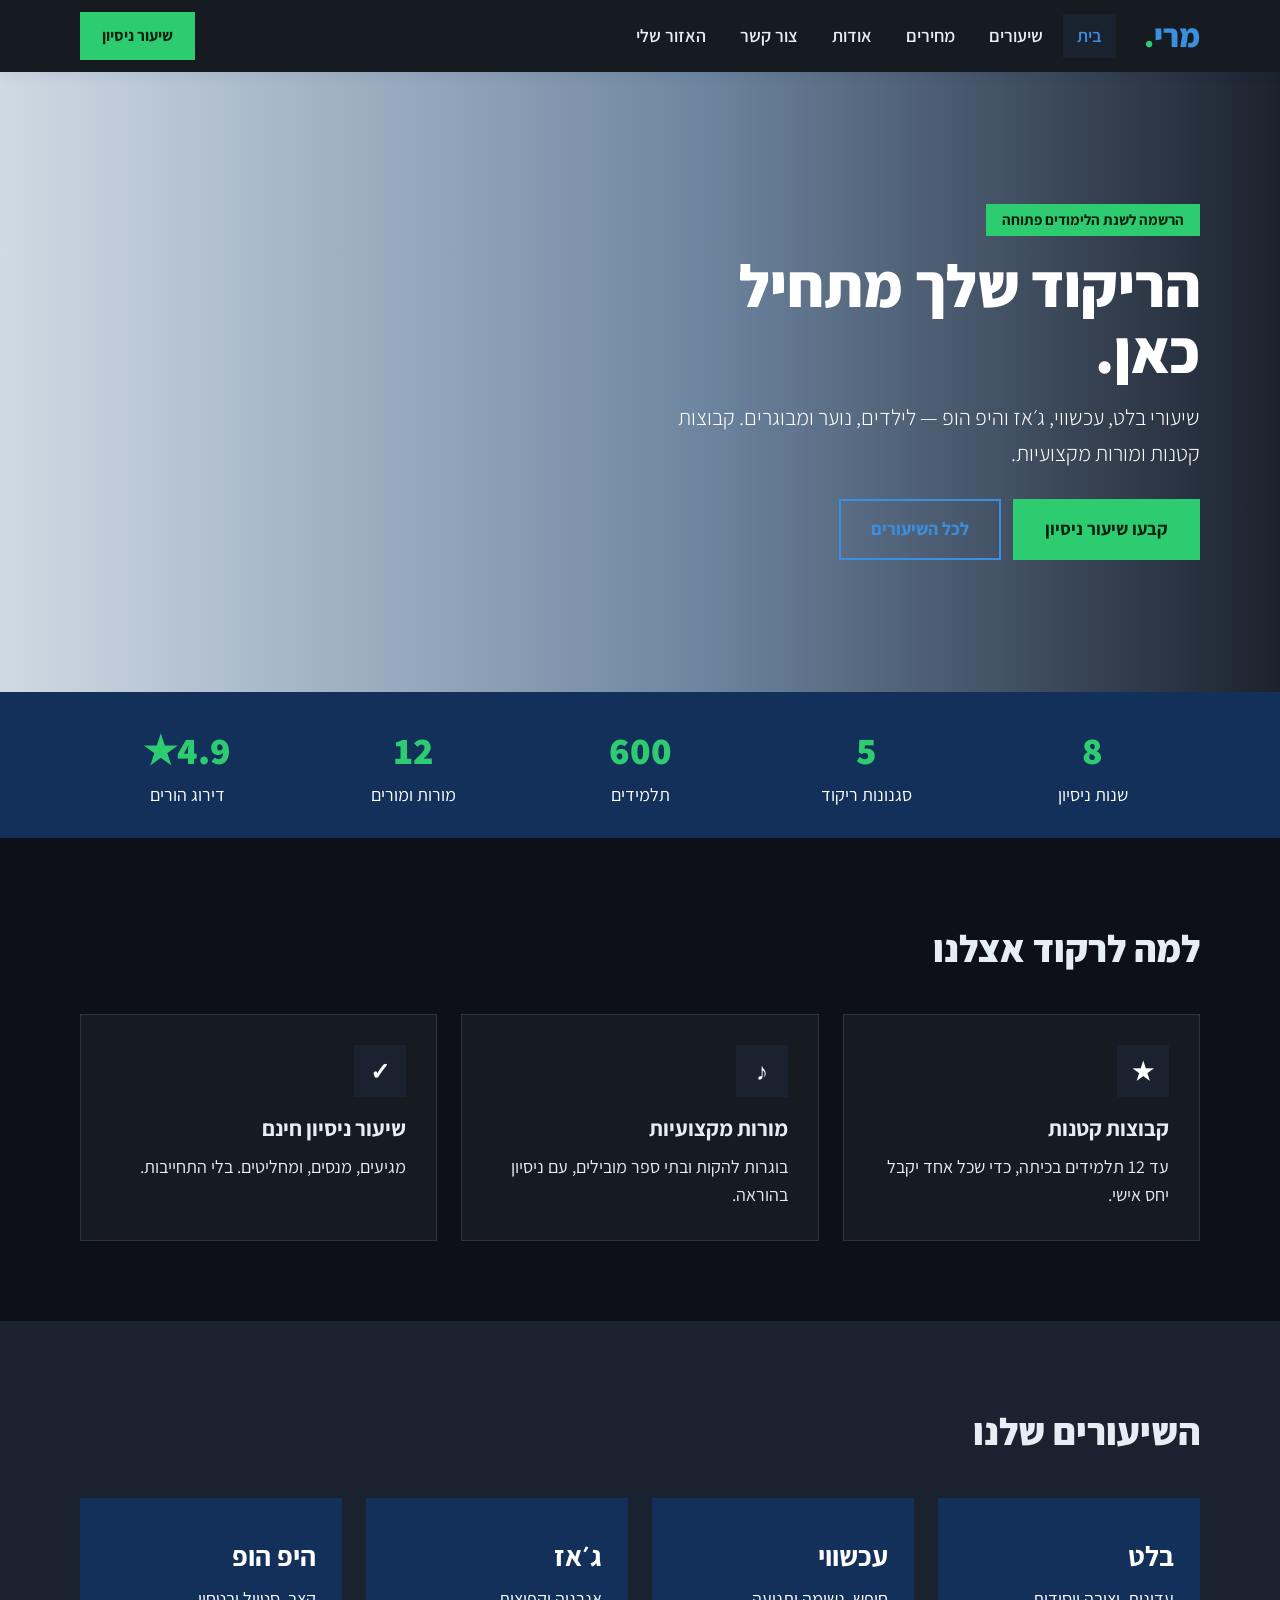
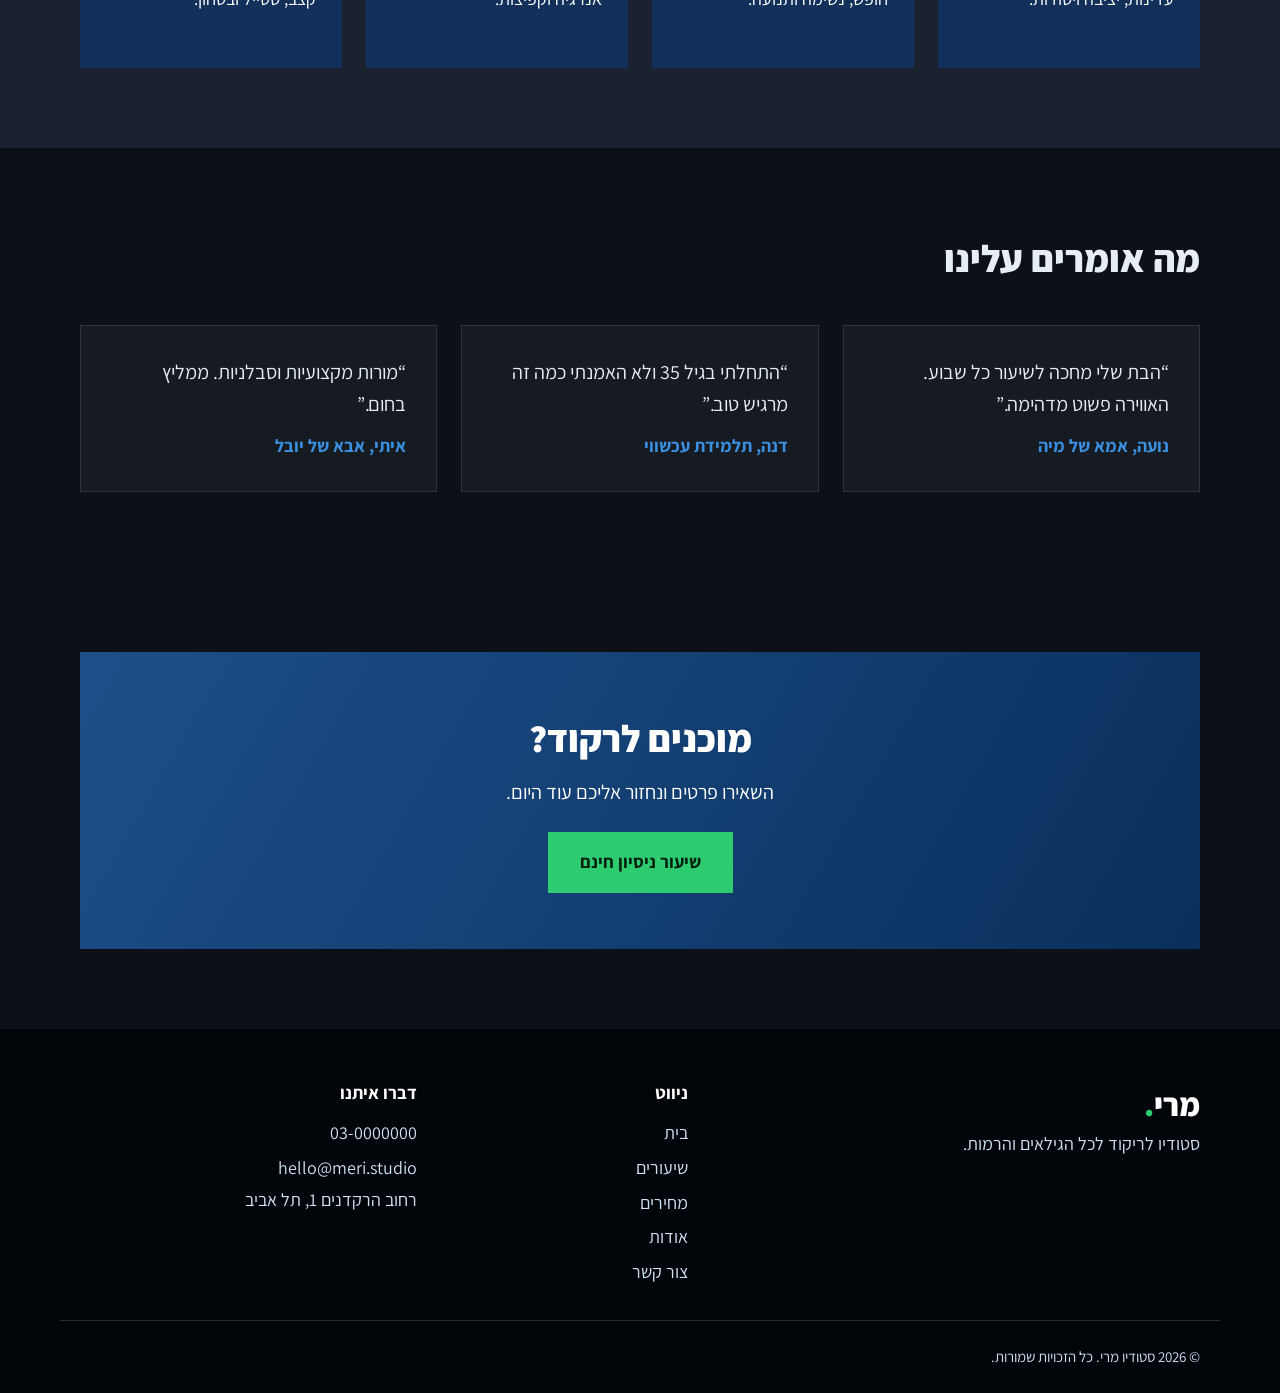
<file: index.html>
<!doctype html>
<html lang="he" dir="rtl">
<head>
<meta charset="utf-8">
<meta name="viewport" content="width=device-width,initial-scale=1">
<title>בית | סטודיו מרי</title>
<meta name="description" content="סטודיו מרי – שיעורי ריקוד לכל הגילאים והרמות.">
<link rel="preconnect" href="https://fonts.googleapis.com">
<link rel="preconnect" href="https://fonts.gstatic.com" crossorigin>
<link href="https://fonts.googleapis.com/css2?family=Assistant:wght@300;400;600;700;800&display=swap" rel="stylesheet">
<link rel="stylesheet" href="style.css">
</head>
<body>
<header class="top">
  <div class="wrap bar">
    <a class="logo" href="index.html">מרי<span>.</span></a>
    <button class="burger" aria-label="תפריט" onclick="document.body.classList.toggle('open')"><i></i><i></i><i></i></button>
    <nav><a href="index.html" class="on">בית</a><a href="classes.html">שיעורים</a><a href="pricing.html">מחירים</a><a href="about.html">אודות</a><a href="contact.html">צור קשר</a><a href="account.html">האזור שלי</a></nav>
    <a class="btn btn-y sm" href="contact.html">שיעור ניסיון</a>
  </div>
</header>
<section class="hero" style="--img:url('https://images.unsplash.com/photo-1611879531844-24b7ddf40b26?ixlib=rb-4.1.0&q=80&fm=jpg&w=1800&fit=max')">
  <div class="wrap hero-in">
    <div class="hero-card">
      <span class="pill">הרשמה לשנת הלימודים פתוחה</span>
      <h1>הריקוד שלך מתחיל כאן.</h1>
      <p>שיעורי בלט, עכשווי, ג׳אז והיפ הופ — לילדים, נוער ומבוגרים. קבוצות קטנות ומורות מקצועיות.</p>
      <div class="cta"><a class="btn btn-y" href="contact.html">קבעו שיעור ניסיון</a><a class="btn btn-o" href="classes.html">לכל השיעורים</a></div>
    </div>
  </div>
</section>
<section class="strip"><div class="wrap strip-in"><div><b>8</b><span>שנות ניסיון</span></div><div><b>5</b><span>סגנונות ריקוד</span></div><div><b>600</b><span>תלמידים</span></div><div><b>12</b><span>מורות ומורים</span></div><div><b>4.9★</b><span>דירוג הורים</span></div></div></section>
<main>

<section class="sec"><div class="wrap">
<h2>למה לרקוד אצלנו</h2>
<div class="grid3">
<div class="card"><div class="ic">★</div><h3>קבוצות קטנות</h3><p>עד 12 תלמידים בכיתה, כדי שכל אחד יקבל יחס אישי.</p></div>
<div class="card"><div class="ic">♪</div><h3>מורות מקצועיות</h3><p>בוגרות להקות ובתי ספר מובילים, עם ניסיון בהוראה.</p></div>
<div class="card"><div class="ic">✓</div><h3>שיעור ניסיון חינם</h3><p>מגיעים, מנסים, ומחליטים. בלי התחייבות.</p></div>
</div></div></section>
<section class="sec alt"><div class="wrap">
<h2>השיעורים שלנו</h2>
<div class="grid4">
<a class="tile" href="classes.html"><h3>בלט</h3><p>עדינות, יציבה ויסודות.</p></a>
<a class="tile" href="classes.html"><h3>עכשווי</h3><p>חופש, נשימה ותנועה.</p></a>
<a class="tile" href="classes.html"><h3>ג׳אז</h3><p>אנרגיה וקפיצות.</p></a>
<a class="tile" href="classes.html"><h3>היפ הופ</h3><p>קצב, סטייל ובטחון.</p></a>
</div></div></section>
<section class="sec"><div class="wrap">
<h2>מה אומרים עלינו</h2>
<div class="grid3">
<div class="card q"><p>“הבת שלי מחכה לשיעור כל שבוע. האווירה פשוט מדהימה.”</p><b>נועה, אמא של מיה</b></div>
<div class="card q"><p>“התחלתי בגיל 35 ולא האמנתי כמה זה מרגיש טוב.”</p><b>דנה, תלמידת עכשווי</b></div>
<div class="card q"><p>“מורות מקצועיות וסבלניות. ממליץ בחום.”</p><b>איתי, אבא של יובל</b></div>
</div></div></section>
<section class="sec"><div class="wrap"><div class="banner"><h2>מוכנים לרקוד?</h2><p>השאירו פרטים ונחזור אליכם עוד היום.</p><a class="btn btn-y" href="contact.html">שיעור ניסיון חינם</a></div></div></section>
</main>
<footer>
  <div class="wrap foot">
    <div><b class="logo">מרי<span>.</span></b><p>סטודיו לריקוד לכל הגילאים והרמות.</p></div>
    <div><h4>ניווט</h4><a href="index.html" class="on">בית</a><a href="classes.html">שיעורים</a><a href="pricing.html">מחירים</a><a href="about.html">אודות</a><a href="contact.html">צור קשר</a></div>
    <div><h4>דברו איתנו</h4><a href="tel:030000000">03-0000000</a><a href="mailto:hello@meri.studio">hello@meri.studio</a><p>רחוב הרקדנים 1, תל אביב</p></div>
  </div>
  <div class="wrap copy">© 2026 סטודיו מרי. כל הזכויות שמורות.</div>
</footer>
</body>
</html>
</file>
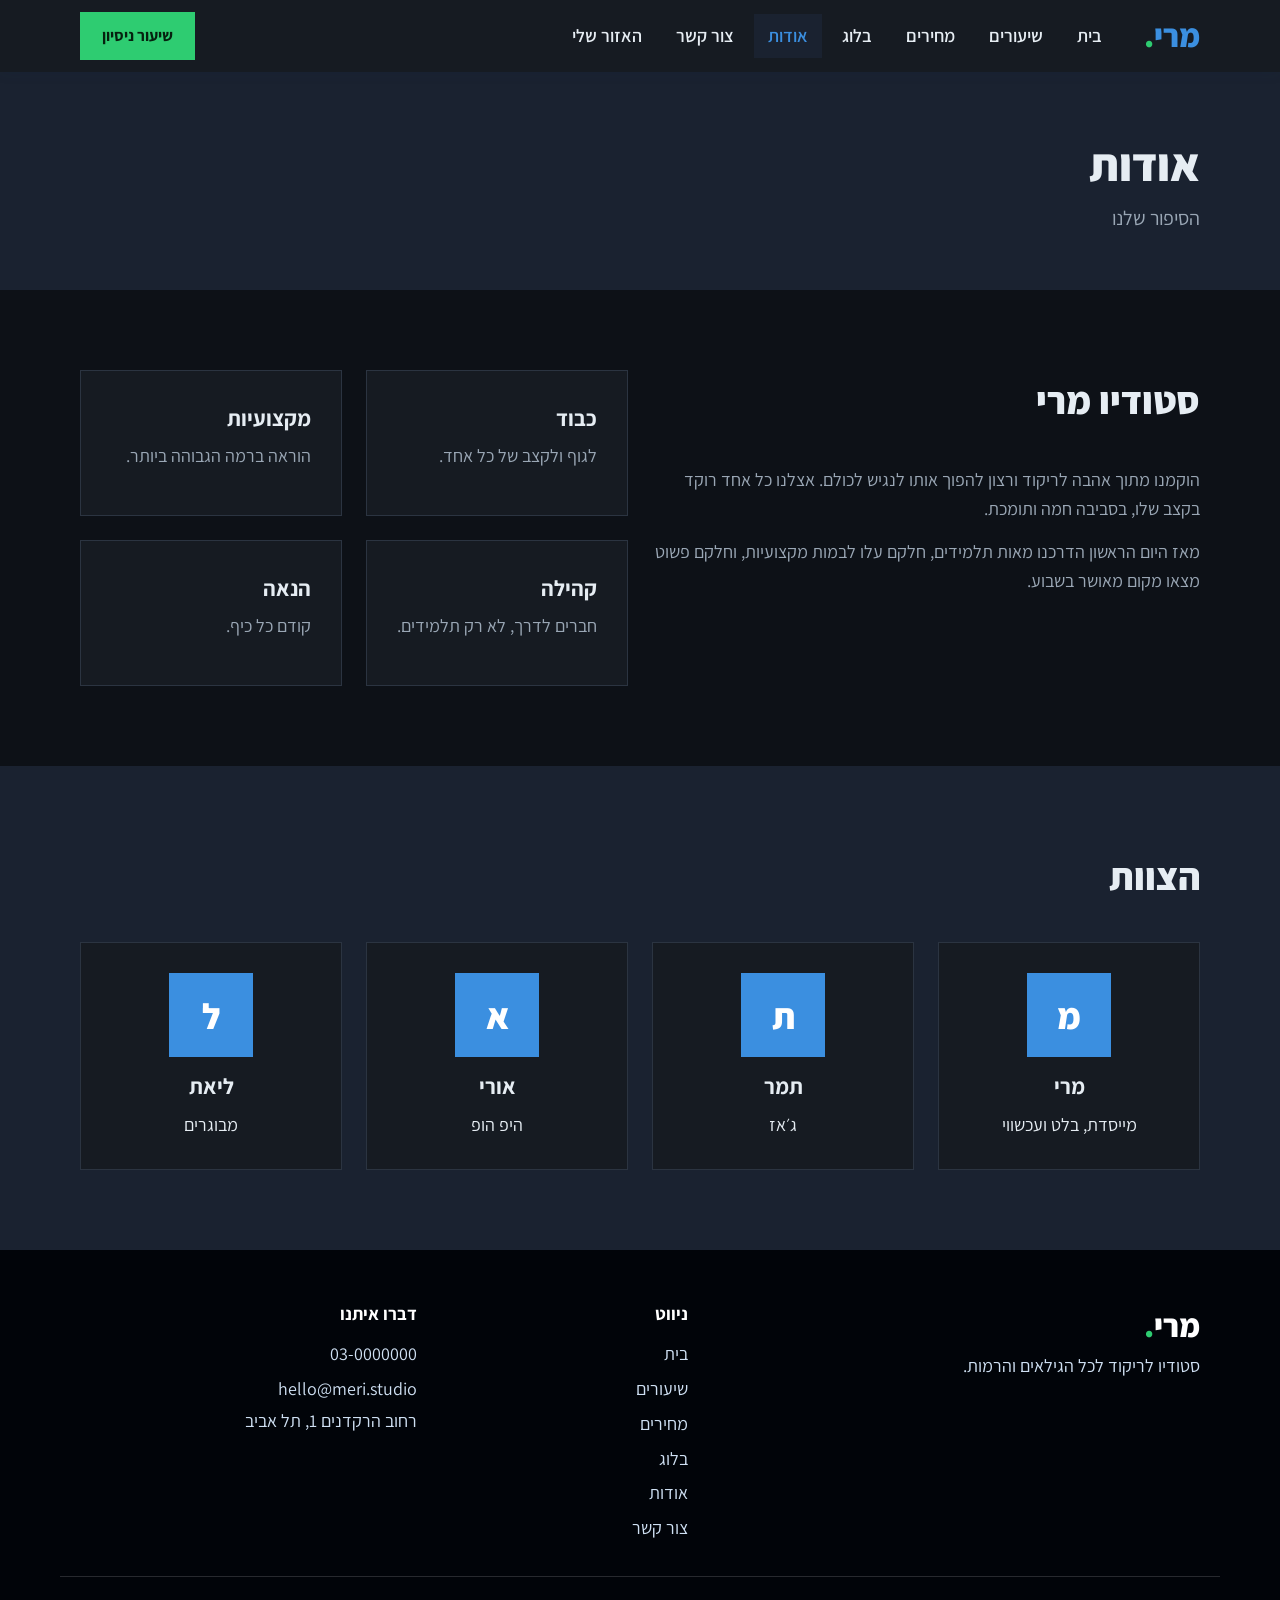
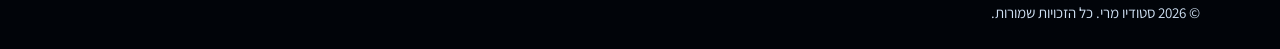
<file: about.html>
<!doctype html>
<html lang="he" dir="rtl">
<head>
<meta charset="utf-8">
<meta name="viewport" content="width=device-width,initial-scale=1">
<title>אודות | סטודיו מרי</title>
<meta name="description" content="סטודיו מרי – שיעורי ריקוד לכל הגילאים והרמות.">
<link rel="preconnect" href="https://fonts.googleapis.com">
<link rel="preconnect" href="https://fonts.gstatic.com" crossorigin>
<link href="https://fonts.googleapis.com/css2?family=Assistant:wght@300;400;600;700;800&display=swap" rel="stylesheet">
<link rel="stylesheet" href="style.css">
</head>
<body>
<header class="top">
  <div class="wrap bar">
    <a class="logo" href="index.html">מרי<span>.</span></a>
    <button class="burger" aria-label="תפריט" onclick="document.body.classList.toggle('open')"><i></i><i></i><i></i></button>
    <nav><a href="index.html">בית</a><a href="classes.html">שיעורים</a><a href="pricing.html">מחירים</a><a href="blog.html">בלוג</a><a href="about.html" class="on">אודות</a><a href="contact.html">צור קשר</a><a href="account.html">האזור שלי</a></nav>
    <a class="btn btn-y sm" href="contact.html">שיעור ניסיון</a>
  </div>
</header>

<main>
<section class="phead"><div class="wrap"><h1>אודות</h1><p>הסיפור שלנו</p></div></section>
<section class="sec"><div class="wrap grid2 ab">
<div><h2>סטודיו מרי</h2><p>הוקמנו מתוך אהבה לריקוד ורצון להפוך אותו לנגיש לכולם. אצלנו כל אחד רוקד בקצב שלו, בסביבה חמה ותומכת.</p><p>מאז היום הראשון הדרכנו מאות תלמידים, חלקם עלו לבמות מקצועיות, וחלקם פשוט מצאו מקום מאושר בשבוע.</p></div>
<div class="grid2 vals">
<div class="card"><h3>כבוד</h3><p>לגוף ולקצב של כל אחד.</p></div>
<div class="card"><h3>מקצועיות</h3><p>הוראה ברמה הגבוהה ביותר.</p></div>
<div class="card"><h3>קהילה</h3><p>חברים לדרך, לא רק תלמידים.</p></div>
<div class="card"><h3>הנאה</h3><p>קודם כל כיף.</p></div>
</div></div></section>
<section class="sec alt"><div class="wrap"><h2>הצוות</h2>
<div class="grid4">
<div class="card team"><div class="av">מ</div><h3>מרי</h3><p>מייסדת, בלט ועכשווי</p></div>
<div class="card team"><div class="av">ת</div><h3>תמר</h3><p>ג׳אז</p></div>
<div class="card team"><div class="av">א</div><h3>אורי</h3><p>היפ הופ</p></div>
<div class="card team"><div class="av">ל</div><h3>ליאת</h3><p>מבוגרים</p></div>
</div></div></section>
</main>
<footer>
  <div class="wrap foot">
    <div><b class="logo">מרי<span>.</span></b><p>סטודיו לריקוד לכל הגילאים והרמות.</p></div>
    <div><h4>ניווט</h4><a href="index.html">בית</a><a href="classes.html">שיעורים</a><a href="pricing.html">מחירים</a><a href="blog.html">בלוג</a><a href="about.html" class="on">אודות</a><a href="contact.html">צור קשר</a></div>
    <div><h4>דברו איתנו</h4><a href="tel:030000000">03-0000000</a><a href="mailto:hello@meri.studio">hello@meri.studio</a><p>רחוב הרקדנים 1, תל אביב</p></div>
  </div>
  <div class="wrap copy">© 2026 סטודיו מרי. כל הזכויות שמורות.</div>
</footer>
</body>
</html>
</file>
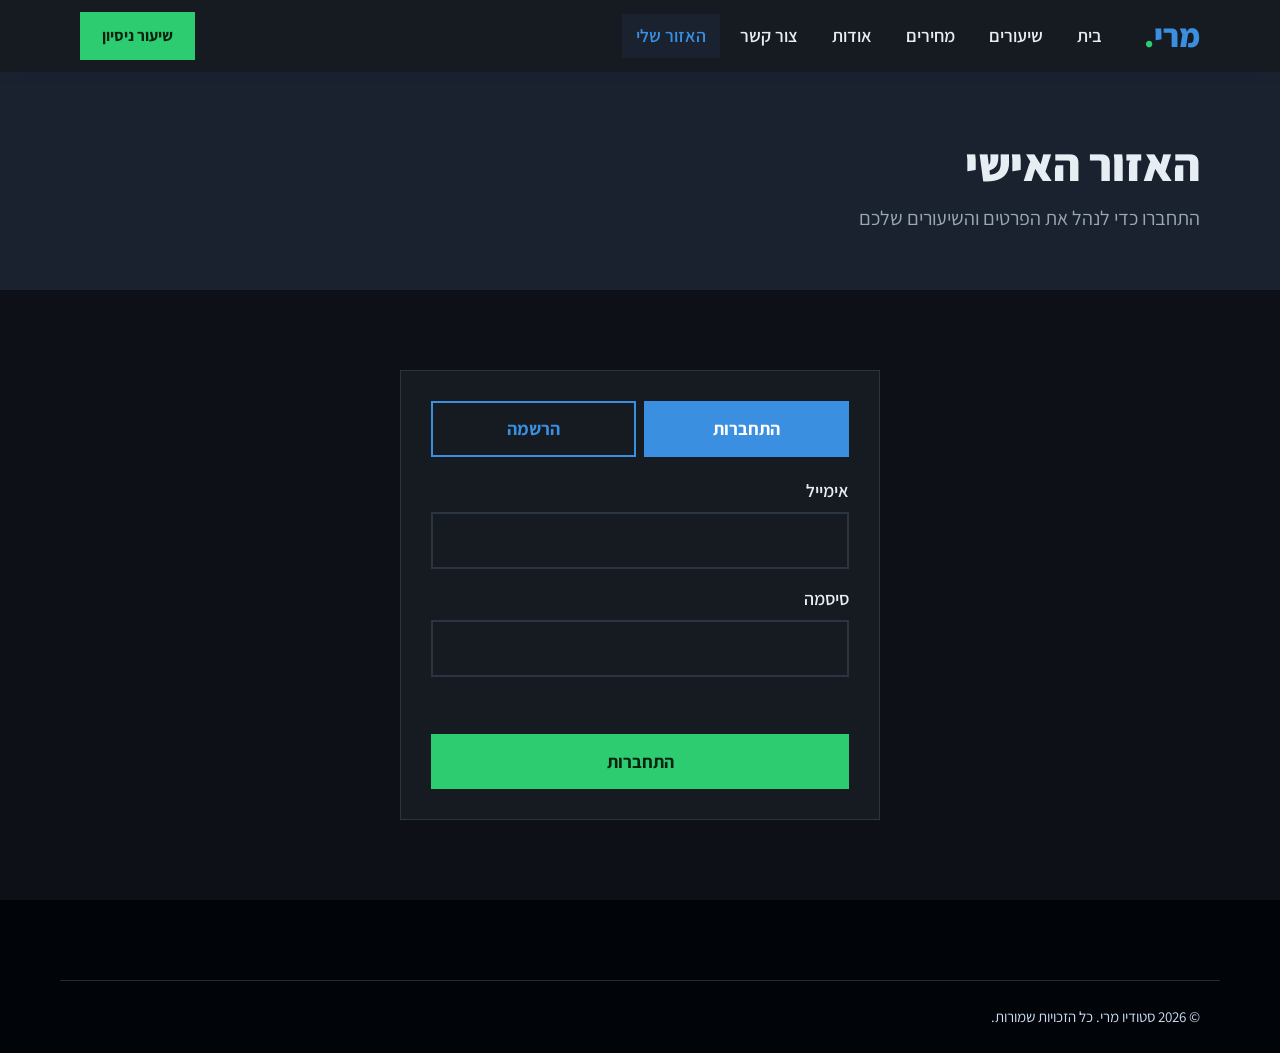
<file: account.html>
<!doctype html>
<html lang="he" dir="rtl">
<head>
<meta charset="utf-8">
<meta name="viewport" content="width=device-width,initial-scale=1">
<title>אזור אישי | סטודיו מרי</title>
<link href="https://fonts.googleapis.com/css2?family=Assistant:wght@300;400;600;700;800&display=swap" rel="stylesheet">
<link rel="stylesheet" href="style.css">
<style>
.auth{max-width:480px;margin:0 auto}
.tabs{display:flex;gap:8px;margin-bottom:20px}
.tabs button{flex:1;padding:12px;border:2px solid var(--blue);background:var(--card);color:var(--blue);border-radius:0;font:inherit;font-weight:700;cursor:pointer}
.tabs button.on{background:var(--blue);color:#fff}
.err{color:#c0262d;font-weight:600;min-height:1.4em}
.item{display:flex;justify-content:space-between;gap:12px;padding:12px 0;border-bottom:1px solid var(--line)}
[hidden]{display:none!important}
</style>
</head>
<body>
<header class="top">
  <div class="wrap bar">
    <a class="logo" href="index.html">מרי<span>.</span></a>
    <button class="burger" aria-label="תפריט" onclick="document.body.classList.toggle('open')"><i></i><i></i><i></i></button>
    <nav><a href="index.html">בית</a><a href="classes.html">שיעורים</a><a href="pricing.html">מחירים</a><a href="about.html">אודות</a><a href="contact.html">צור קשר</a><a href="account.html" class="on">האזור שלי</a></nav>
    <a class="btn btn-y sm" href="contact.html">שיעור ניסיון</a>
  </div>
</header>
<main>
<section class="phead"><div class="wrap"><h1>האזור האישי</h1><p>התחברו כדי לנהל את הפרטים והשיעורים שלכם</p></div></section>
<section class="sec"><div class="wrap">

<div class="auth card" id="guest">
  <div class="tabs"><button class="on" data-t="login">התחברות</button><button data-t="reg">הרשמה</button></div>
  <form class="form" id="login">
    <label>אימייל<input required type="email" name="email" autocomplete="email"></label>
    <label>סיסמה<input required type="password" name="pw" autocomplete="current-password"></label>
    <div class="err"></div>
    <button class="btn btn-y">התחברות</button>
  </form>
  <form class="form" id="reg" hidden>
    <label>שם מלא<input required name="name" autocomplete="name"></label>
    <label>טלפון<input required type="tel" name="phone" autocomplete="tel"></label>
    <label>אימייל<input required type="email" name="email" autocomplete="email"></label>
    <label>סיסמה (לפחות 6 תווים)<input required minlength="6" type="password" name="pw" autocomplete="new-password"></label>
    <div class="err"></div>
    <button class="btn btn-y">יצירת חשבון</button>
  </form>
</div>

<div id="user" hidden>
  <div class="grid2">
    <div class="card"><div class="av" id="av"></div><h3 id="hi" style="text-align:center"></h3>
      <p id="meta" style="text-align:center;color:var(--mute)"></p>
      <p style="text-align:center;margin-top:16px"><button class="btn btn-o sm" id="out">התנתקות</button></p></div>
    <div class="card"><h3>השיעורים שלי</h3>
      <form class="form" id="add" style="grid-template-columns:1fr auto;align-items:end">
        <label>הוסיפו שיעור<select name="c"><option>בלט</option><option>עכשווי</option><option>ג׳אז</option><option>היפ הופ</option><option>מבוגרים</option></select></label>
        <button class="btn btn-y sm">הוספה</button>
      </form>
      <div id="list"></div></div>
  </div>
</div>

</div></section>
</main>
<footer><div class="wrap copy">© 2026 סטודיו מרי. כל הזכויות שמורות.</div></footer>
<script>
const $=s=>document.querySelector(s);
const get=k=>{try{return JSON.parse(localStorage.getItem(k))}catch(e){return null}};
const set=(k,v)=>localStorage.setItem(k,JSON.stringify(v));
const users=()=>get('meri_users')||{};
function show(){
  const e=localStorage.getItem('meri_cur'),u=e&&users()[e];
  $('#guest').hidden=!!u;$('#user').hidden=!u;
  if(!u)return;
  $('#av').textContent=u.name[0];$('#hi').textContent='שלום, '+u.name;
  $('#meta').textContent=u.email+' · '+u.phone;
  $('#list').innerHTML=u.classes.length?u.classes.map((c,i)=>`<div class="item"><span>${c}</span><a href="#" data-i="${i}">הסרה</a></div>`).join(''):'<p style="color:var(--mute)">עדיין לא נרשמתם לשיעורים.</p>';
}
document.querySelectorAll('.tabs button').forEach(b=>b.onclick=()=>{
  document.querySelectorAll('.tabs button').forEach(x=>x.classList.toggle('on',x===b));
  $('#login').hidden=b.dataset.t!=='login';$('#reg').hidden=b.dataset.t!=='reg';
});
$('#reg').onsubmit=e=>{e.preventDefault();const f=new FormData(e.target),m=f.get('email').toLowerCase(),all=users();
  if(all[m]){e.target.querySelector('.err').textContent='האימייל כבר רשום';return}
  all[m]={name:f.get('name'),phone:f.get('phone'),email:m,pw:f.get('pw'),classes:[]};
  set('meri_users',all);localStorage.setItem('meri_cur',m);show()};
$('#login').onsubmit=e=>{e.preventDefault();const f=new FormData(e.target),m=f.get('email').toLowerCase(),u=users()[m];
  if(!u||u.pw!==f.get('pw')){e.target.querySelector('.err').textContent='אימייל או סיסמה שגויים';return}
  localStorage.setItem('meri_cur',m);show()};
$('#out').onclick=()=>{localStorage.removeItem('meri_cur');show()};
$('#add').onsubmit=e=>{e.preventDefault();const all=users(),m=localStorage.getItem('meri_cur'),c=new FormData(e.target).get('c');
  if(!all[m].classes.includes(c))all[m].classes.push(c);set('meri_users',all);show()};
$('#list').onclick=e=>{const i=e.target.dataset.i;if(i==null)return;e.preventDefault();
  const all=users(),m=localStorage.getItem('meri_cur');all[m].classes.splice(i,1);set('meri_users',all);show()};
show();
</script>
</body>
</html>
</file>
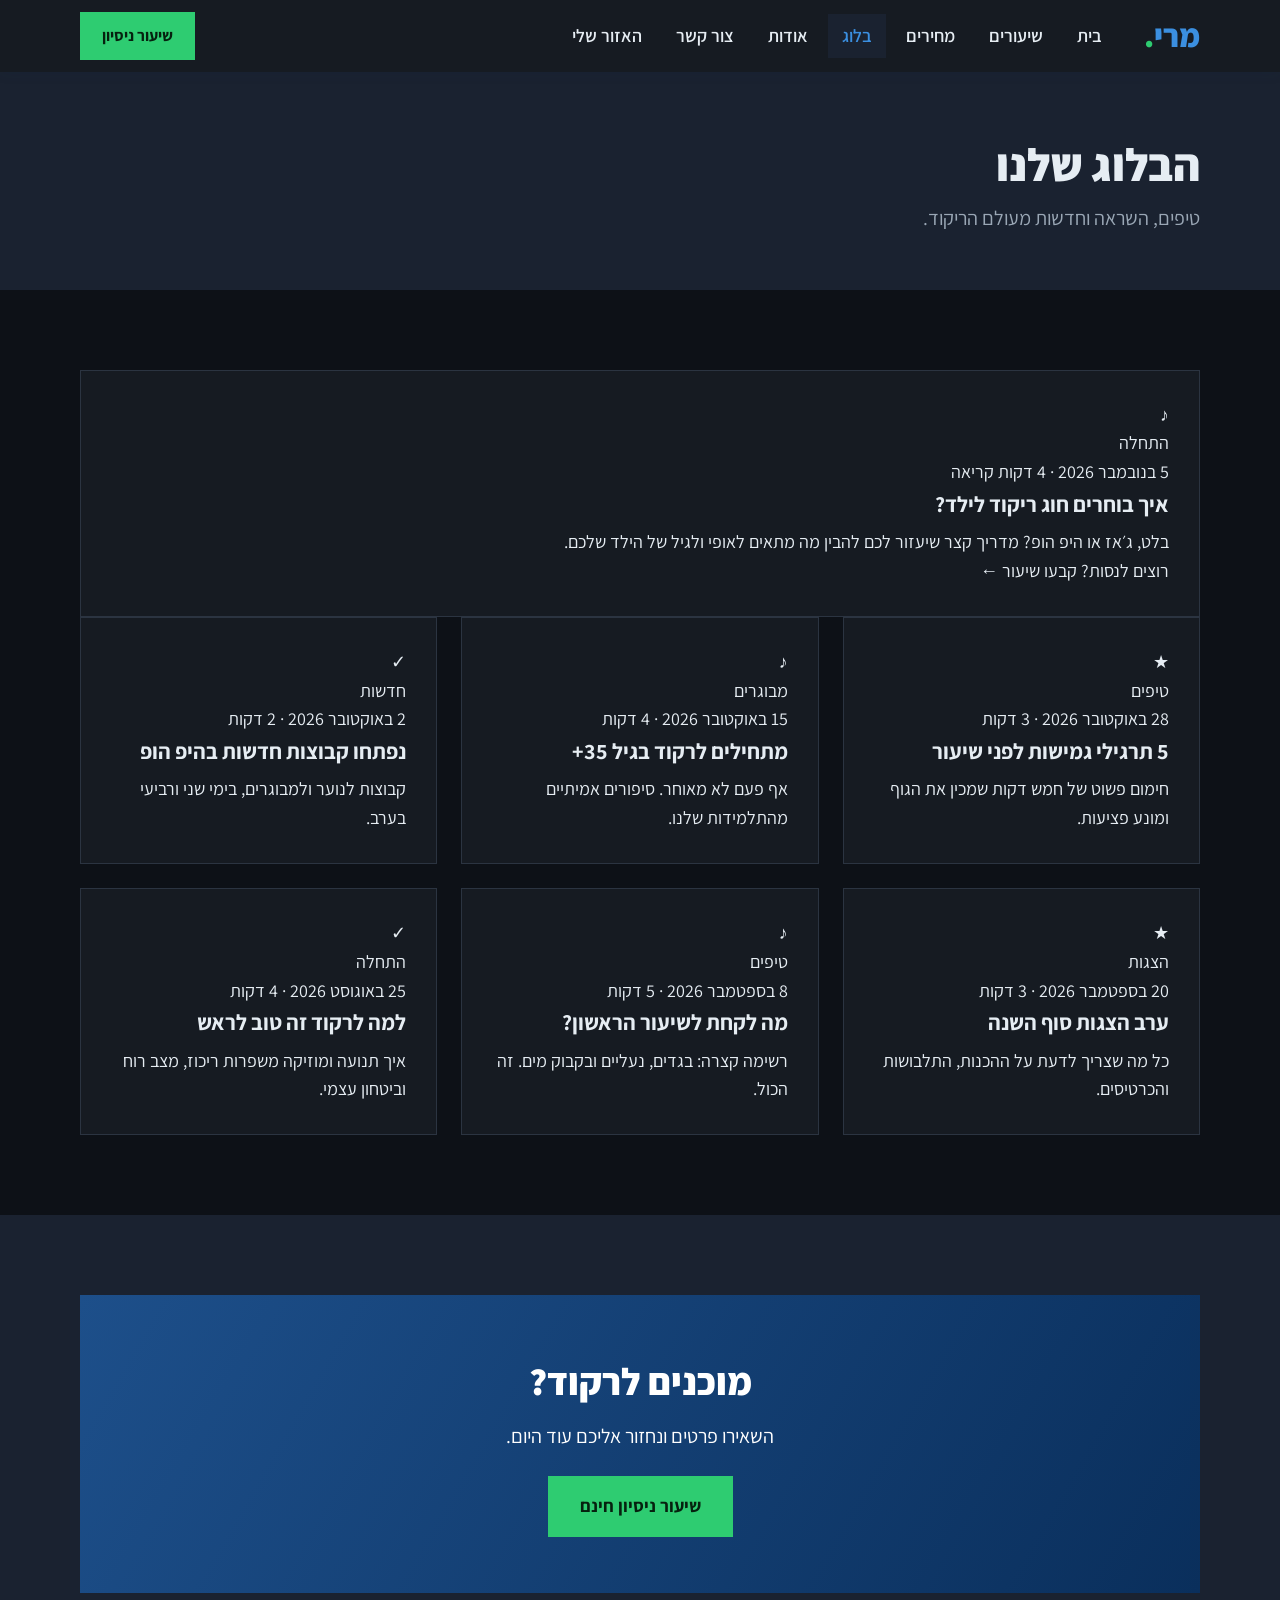
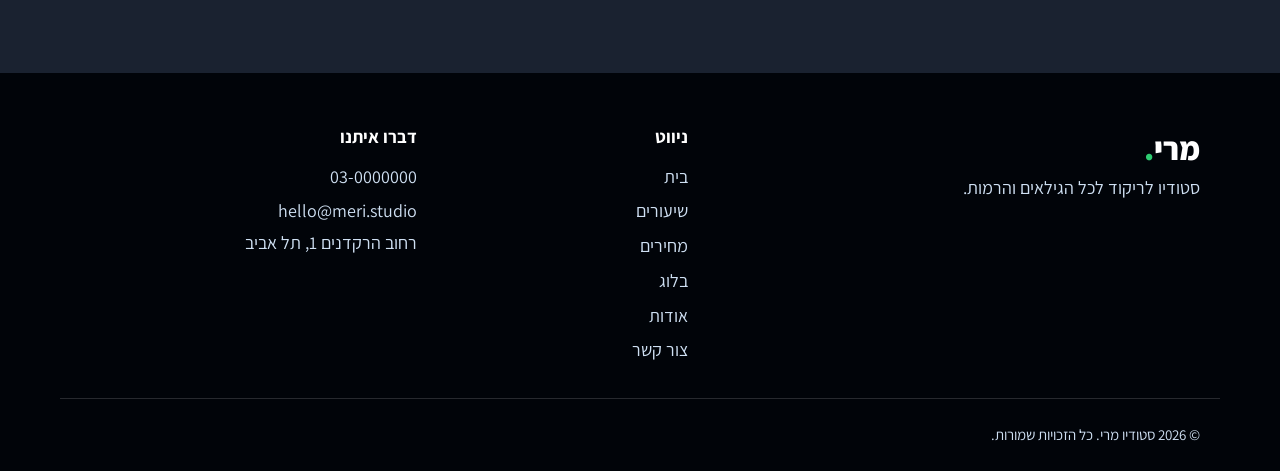
<file: blog.html>
<!doctype html>
<html lang="he" dir="rtl">
<head>
<meta charset="utf-8">
<meta name="viewport" content="width=device-width,initial-scale=1">
<title>בלוג | סטודיו מרי</title>
<meta name="description" content="טיפים, השראה וחדשות מסטודיו מרי – עולם הריקוד לכל הגילאים.">
<link rel="preconnect" href="https://fonts.googleapis.com">
<link rel="preconnect" href="https://fonts.gstatic.com" crossorigin>
<link href="https://fonts.googleapis.com/css2?family=Assistant:wght@300;400;600;700;800&display=swap" rel="stylesheet">
<link rel="stylesheet" href="style.css">
</head>
<body>
<header class="top">
  <div class="wrap bar">
    <a class="logo" href="index.html">מרי<span>.</span></a>
    <button class="burger" aria-label="תפריט" onclick="document.body.classList.toggle('open')"><i></i><i></i><i></i></button>
    <nav><a href="index.html">בית</a><a href="classes.html">שיעורים</a><a href="pricing.html">מחירים</a><a href="blog.html" class="on">בלוג</a><a href="about.html">אודות</a><a href="contact.html">צור קשר</a><a href="account.html">האזור שלי</a></nav>
    <a class="btn btn-y sm" href="contact.html">שיעור ניסיון</a>
  </div>
</header>
<section class="phead"><div class="wrap"><h1>הבלוג שלנו</h1><p>טיפים, השראה וחדשות מעולם הריקוד.</p></div></section>
<main>
<section class="sec"><div class="wrap">

<article class="card feat">
  <div class="post-img">♪</div>
  <div class="post-body">
    <span class="tag">התחלה</span>
    <div class="meta">5 בנובמבר 2026 · 4 דקות קריאה</div>
    <h3>איך בוחרים חוג ריקוד לילד?</h3>
    <p>בלט, ג׳אז או היפ הופ? מדריך קצר שיעזור לכם להבין מה מתאים לאופי ולגיל של הילד שלכם.</p>
    <a class="more" href="contact.html">רוצים לנסות? קבעו שיעור ←</a>
  </div>
</article>

<div class="grid3">
  <article class="card post"><div class="post-img">★</div><div class="post-body">
    <span class="tag">טיפים</span><div class="meta">28 באוקטובר 2026 · 3 דקות</div>
    <h3>5 תרגילי גמישות לפני שיעור</h3><p>חימום פשוט של חמש דקות שמכין את הגוף ומונע פציעות.</p></div></article>
  <article class="card post"><div class="post-img">♪</div><div class="post-body">
    <span class="tag">מבוגרים</span><div class="meta">15 באוקטובר 2026 · 4 דקות</div>
    <h3>מתחילים לרקוד בגיל 35+</h3><p>אף פעם לא מאוחר. סיפורים אמיתיים מהתלמידות שלנו.</p></div></article>
  <article class="card post"><div class="post-img">✓</div><div class="post-body">
    <span class="tag">חדשות</span><div class="meta">2 באוקטובר 2026 · 2 דקות</div>
    <h3>נפתחו קבוצות חדשות בהיפ הופ</h3><p>קבוצות לנוער ולמבוגרים, בימי שני ורביעי בערב.</p></div></article>
  <article class="card post"><div class="post-img">★</div><div class="post-body">
    <span class="tag">הצגות</span><div class="meta">20 בספטמבר 2026 · 3 דקות</div>
    <h3>ערב הצגות סוף השנה</h3><p>כל מה שצריך לדעת על ההכנות, התלבושות והכרטיסים.</p></div></article>
  <article class="card post"><div class="post-img">♪</div><div class="post-body">
    <span class="tag">טיפים</span><div class="meta">8 בספטמבר 2026 · 5 דקות</div>
    <h3>מה לקחת לשיעור הראשון?</h3><p>רשימה קצרה: בגדים, נעליים ובקבוק מים. זה הכול.</p></div></article>
  <article class="card post"><div class="post-img">✓</div><div class="post-body">
    <span class="tag">התחלה</span><div class="meta">25 באוגוסט 2026 · 4 דקות</div>
    <h3>למה לרקוד זה טוב לראש</h3><p>איך תנועה ומוזיקה משפרות ריכוז, מצב רוח וביטחון עצמי.</p></div></article>
</div>

</div></section>
<section class="sec alt"><div class="wrap"><div class="banner"><h2>מוכנים לרקוד?</h2><p>השאירו פרטים ונחזור אליכם עוד היום.</p><a class="btn btn-y" href="contact.html">שיעור ניסיון חינם</a></div></div></section>
</main>
<footer>
  <div class="wrap foot">
    <div><b class="logo">מרי<span>.</span></b><p>סטודיו לריקוד לכל הגילאים והרמות.</p></div>
    <div><h4>ניווט</h4><a href="index.html">בית</a><a href="classes.html">שיעורים</a><a href="pricing.html">מחירים</a><a href="blog.html" class="on">בלוג</a><a href="about.html">אודות</a><a href="contact.html">צור קשר</a></div>
    <div><h4>דברו איתנו</h4><a href="tel:030000000">03-0000000</a><a href="mailto:hello@meri.studio">hello@meri.studio</a><p>רחוב הרקדנים 1, תל אביב</p></div>
  </div>
  <div class="wrap copy">© 2026 סטודיו מרי. כל הזכויות שמורות.</div>
</footer>
</body>
</html>
</file>
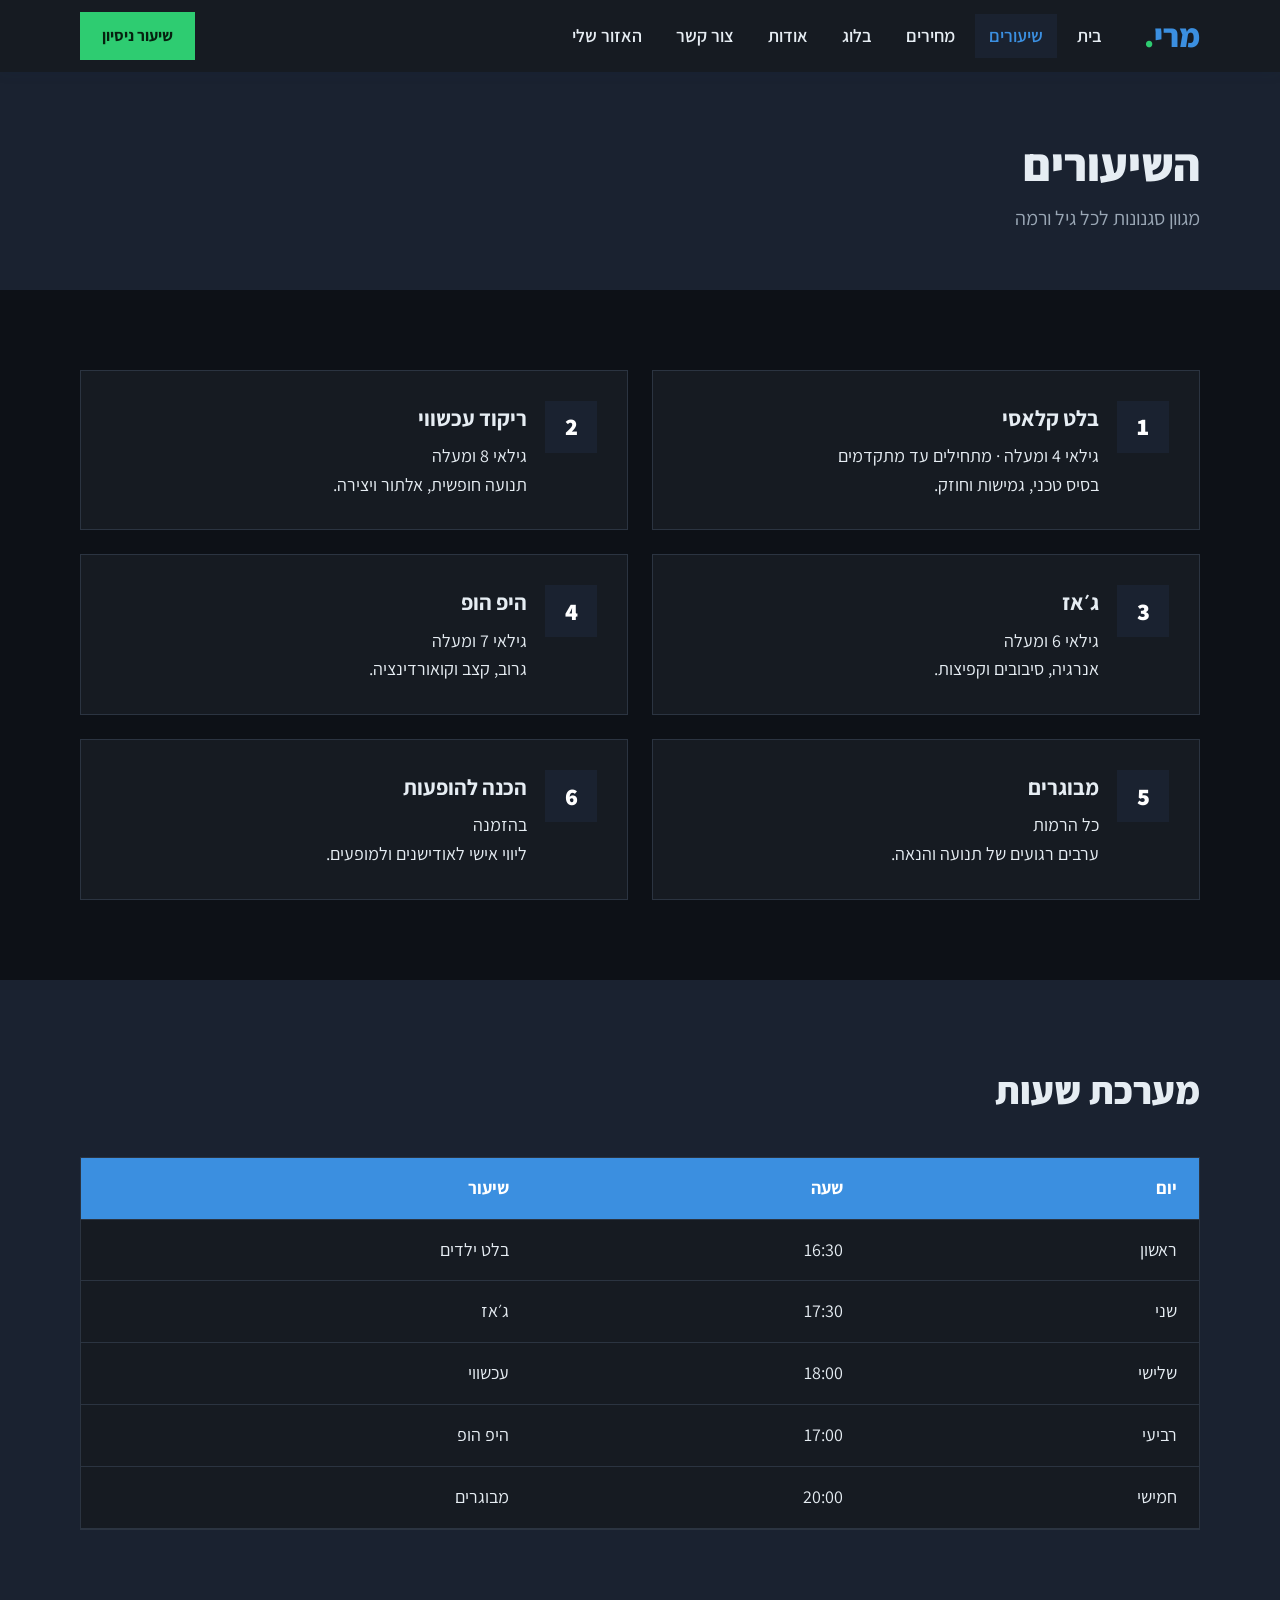
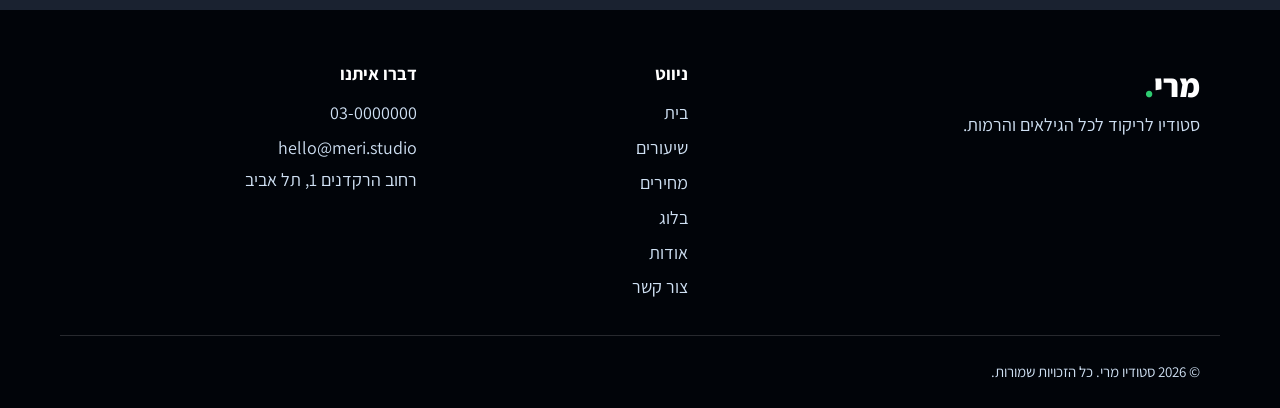
<file: classes.html>
<!doctype html>
<html lang="he" dir="rtl">
<head>
<meta charset="utf-8">
<meta name="viewport" content="width=device-width,initial-scale=1">
<title>שיעורים | סטודיו מרי</title>
<meta name="description" content="סטודיו מרי – שיעורי ריקוד לכל הגילאים והרמות.">
<link rel="preconnect" href="https://fonts.googleapis.com">
<link rel="preconnect" href="https://fonts.gstatic.com" crossorigin>
<link href="https://fonts.googleapis.com/css2?family=Assistant:wght@300;400;600;700;800&display=swap" rel="stylesheet">
<link rel="stylesheet" href="style.css">
</head>
<body>
<header class="top">
  <div class="wrap bar">
    <a class="logo" href="index.html">מרי<span>.</span></a>
    <button class="burger" aria-label="תפריט" onclick="document.body.classList.toggle('open')"><i></i><i></i><i></i></button>
    <nav><a href="index.html">בית</a><a href="classes.html" class="on">שיעורים</a><a href="pricing.html">מחירים</a><a href="blog.html">בלוג</a><a href="about.html">אודות</a><a href="contact.html">צור קשר</a><a href="account.html">האזור שלי</a></nav>
    <a class="btn btn-y sm" href="contact.html">שיעור ניסיון</a>
  </div>
</header>

<main>
<section class="phead"><div class="wrap"><h1>השיעורים</h1><p>מגוון סגנונות לכל גיל ורמה</p></div></section>
<section class="sec"><div class="wrap grid2">
<div class="card row"><div class="ic">1</div><div><h3>בלט קלאסי</h3><p>גילאי 4 ומעלה · מתחילים עד מתקדמים</p><p>בסיס טכני, גמישות וחוזק.</p></div></div>
<div class="card row"><div class="ic">2</div><div><h3>ריקוד עכשווי</h3><p>גילאי 8 ומעלה</p><p>תנועה חופשית, אלתור ויצירה.</p></div></div>
<div class="card row"><div class="ic">3</div><div><h3>ג׳אז</h3><p>גילאי 6 ומעלה</p><p>אנרגיה, סיבובים וקפיצות.</p></div></div>
<div class="card row"><div class="ic">4</div><div><h3>היפ הופ</h3><p>גילאי 7 ומעלה</p><p>גרוב, קצב וקואורדינציה.</p></div></div>
<div class="card row"><div class="ic">5</div><div><h3>מבוגרים</h3><p>כל הרמות</p><p>ערבים רגועים של תנועה והנאה.</p></div></div>
<div class="card row"><div class="ic">6</div><div><h3>הכנה להופעות</h3><p>בהזמנה</p><p>ליווי אישי לאודישנים ולמופעים.</p></div></div>
</div></section>
<section class="sec alt"><div class="wrap">
<h2>מערכת שעות</h2>
<div class="tbl"><table>
<tr><th>יום</th><th>שעה</th><th>שיעור</th></tr>
<tr><td>ראשון</td><td>16:30</td><td>בלט ילדים</td></tr>
<tr><td>שני</td><td>17:30</td><td>ג׳אז</td></tr>
<tr><td>שלישי</td><td>18:00</td><td>עכשווי</td></tr>
<tr><td>רביעי</td><td>17:00</td><td>היפ הופ</td></tr>
<tr><td>חמישי</td><td>20:00</td><td>מבוגרים</td></tr>
</table></div></div></section>
</main>
<footer>
  <div class="wrap foot">
    <div><b class="logo">מרי<span>.</span></b><p>סטודיו לריקוד לכל הגילאים והרמות.</p></div>
    <div><h4>ניווט</h4><a href="index.html">בית</a><a href="classes.html" class="on">שיעורים</a><a href="pricing.html">מחירים</a><a href="blog.html">בלוג</a><a href="about.html">אודות</a><a href="contact.html">צור קשר</a></div>
    <div><h4>דברו איתנו</h4><a href="tel:030000000">03-0000000</a><a href="mailto:hello@meri.studio">hello@meri.studio</a><p>רחוב הרקדנים 1, תל אביב</p></div>
  </div>
  <div class="wrap copy">© 2026 סטודיו מרי. כל הזכויות שמורות.</div>
</footer>
</body>
</html>
</file>
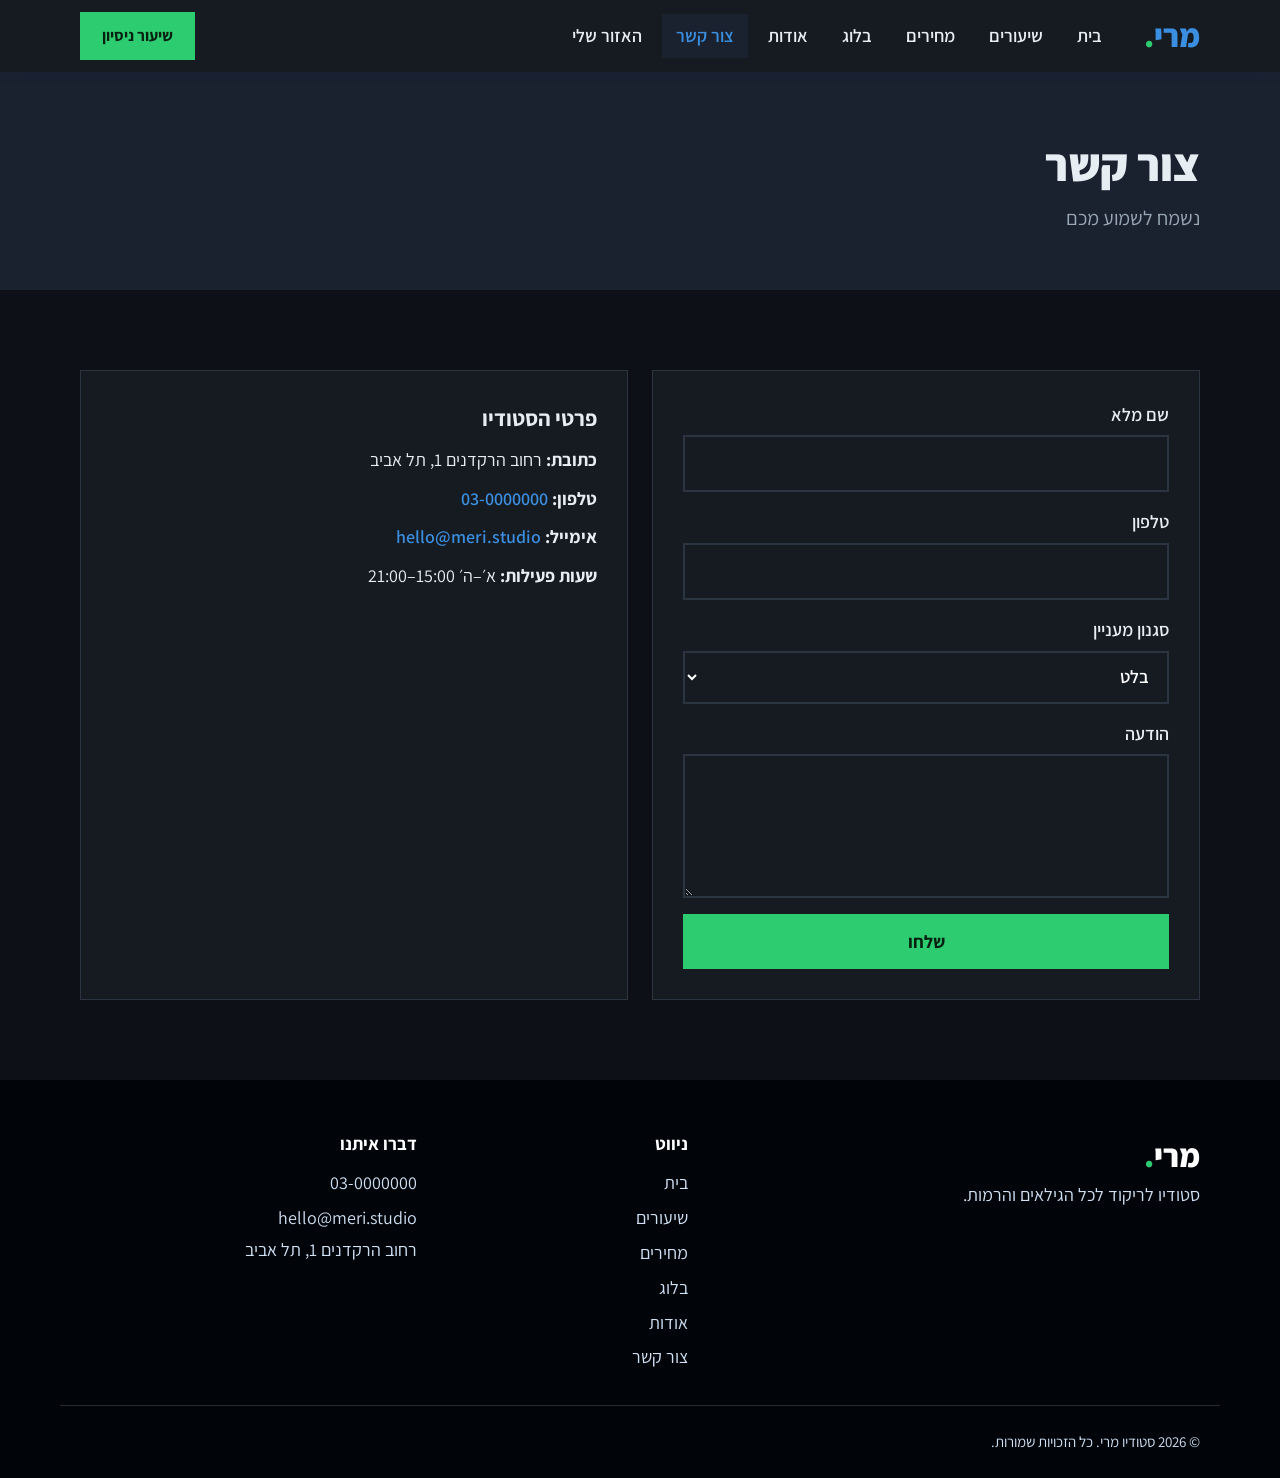
<file: contact.html>
<!doctype html>
<html lang="he" dir="rtl">
<head>
<meta charset="utf-8">
<meta name="viewport" content="width=device-width,initial-scale=1">
<title>צור קשר | סטודיו מרי</title>
<meta name="description" content="סטודיו מרי – שיעורי ריקוד לכל הגילאים והרמות.">
<link rel="preconnect" href="https://fonts.googleapis.com">
<link rel="preconnect" href="https://fonts.gstatic.com" crossorigin>
<link href="https://fonts.googleapis.com/css2?family=Assistant:wght@300;400;600;700;800&display=swap" rel="stylesheet">
<link rel="stylesheet" href="style.css">
</head>
<body>
<header class="top">
  <div class="wrap bar">
    <a class="logo" href="index.html">מרי<span>.</span></a>
    <button class="burger" aria-label="תפריט" onclick="document.body.classList.toggle('open')"><i></i><i></i><i></i></button>
    <nav><a href="index.html">בית</a><a href="classes.html">שיעורים</a><a href="pricing.html">מחירים</a><a href="blog.html">בלוג</a><a href="about.html">אודות</a><a href="contact.html" class="on">צור קשר</a><a href="account.html">האזור שלי</a></nav>
    <a class="btn btn-y sm" href="contact.html">שיעור ניסיון</a>
  </div>
</header>

<main>
<section class="phead"><div class="wrap"><h1>צור קשר</h1><p>נשמח לשמוע מכם</p></div></section>
<section class="sec"><div class="wrap grid2">
<form class="card form" onsubmit="event.preventDefault();this.querySelector('.ok').hidden=false;this.reset()">
<label>שם מלא<input required name="name"></label>
<label>טלפון<input required type="tel" name="phone"></label>
<label>סגנון מעניין<select name="style"><option>בלט</option><option>עכשווי</option><option>ג׳אז</option><option>היפ הופ</option><option>מבוגרים</option></select></label>
<label>הודעה<textarea rows="4" name="msg"></textarea></label>
<button class="btn btn-y" type="submit">שלחו</button>
<p class="ok" hidden>תודה! נחזור אליכם בקרוב.</p>
</form>
<div class="card info"><h3>פרטי הסטודיו</h3><p><b>כתובת:</b> רחוב הרקדנים 1, תל אביב</p><p><b>טלפון:</b> <a href="tel:030000000">03-0000000</a></p><p><b>אימייל:</b> <a href="mailto:hello@meri.studio">hello@meri.studio</a></p><p><b>שעות פעילות:</b> א׳–ה׳ 15:00–21:00</p></div>
</div></section>
</main>
<footer>
  <div class="wrap foot">
    <div><b class="logo">מרי<span>.</span></b><p>סטודיו לריקוד לכל הגילאים והרמות.</p></div>
    <div><h4>ניווט</h4><a href="index.html">בית</a><a href="classes.html">שיעורים</a><a href="pricing.html">מחירים</a><a href="blog.html">בלוג</a><a href="about.html">אודות</a><a href="contact.html" class="on">צור קשר</a></div>
    <div><h4>דברו איתנו</h4><a href="tel:030000000">03-0000000</a><a href="mailto:hello@meri.studio">hello@meri.studio</a><p>רחוב הרקדנים 1, תל אביב</p></div>
  </div>
  <div class="wrap copy">© 2026 סטודיו מרי. כל הזכויות שמורות.</div>
</footer>
</body>
</html>
</file>
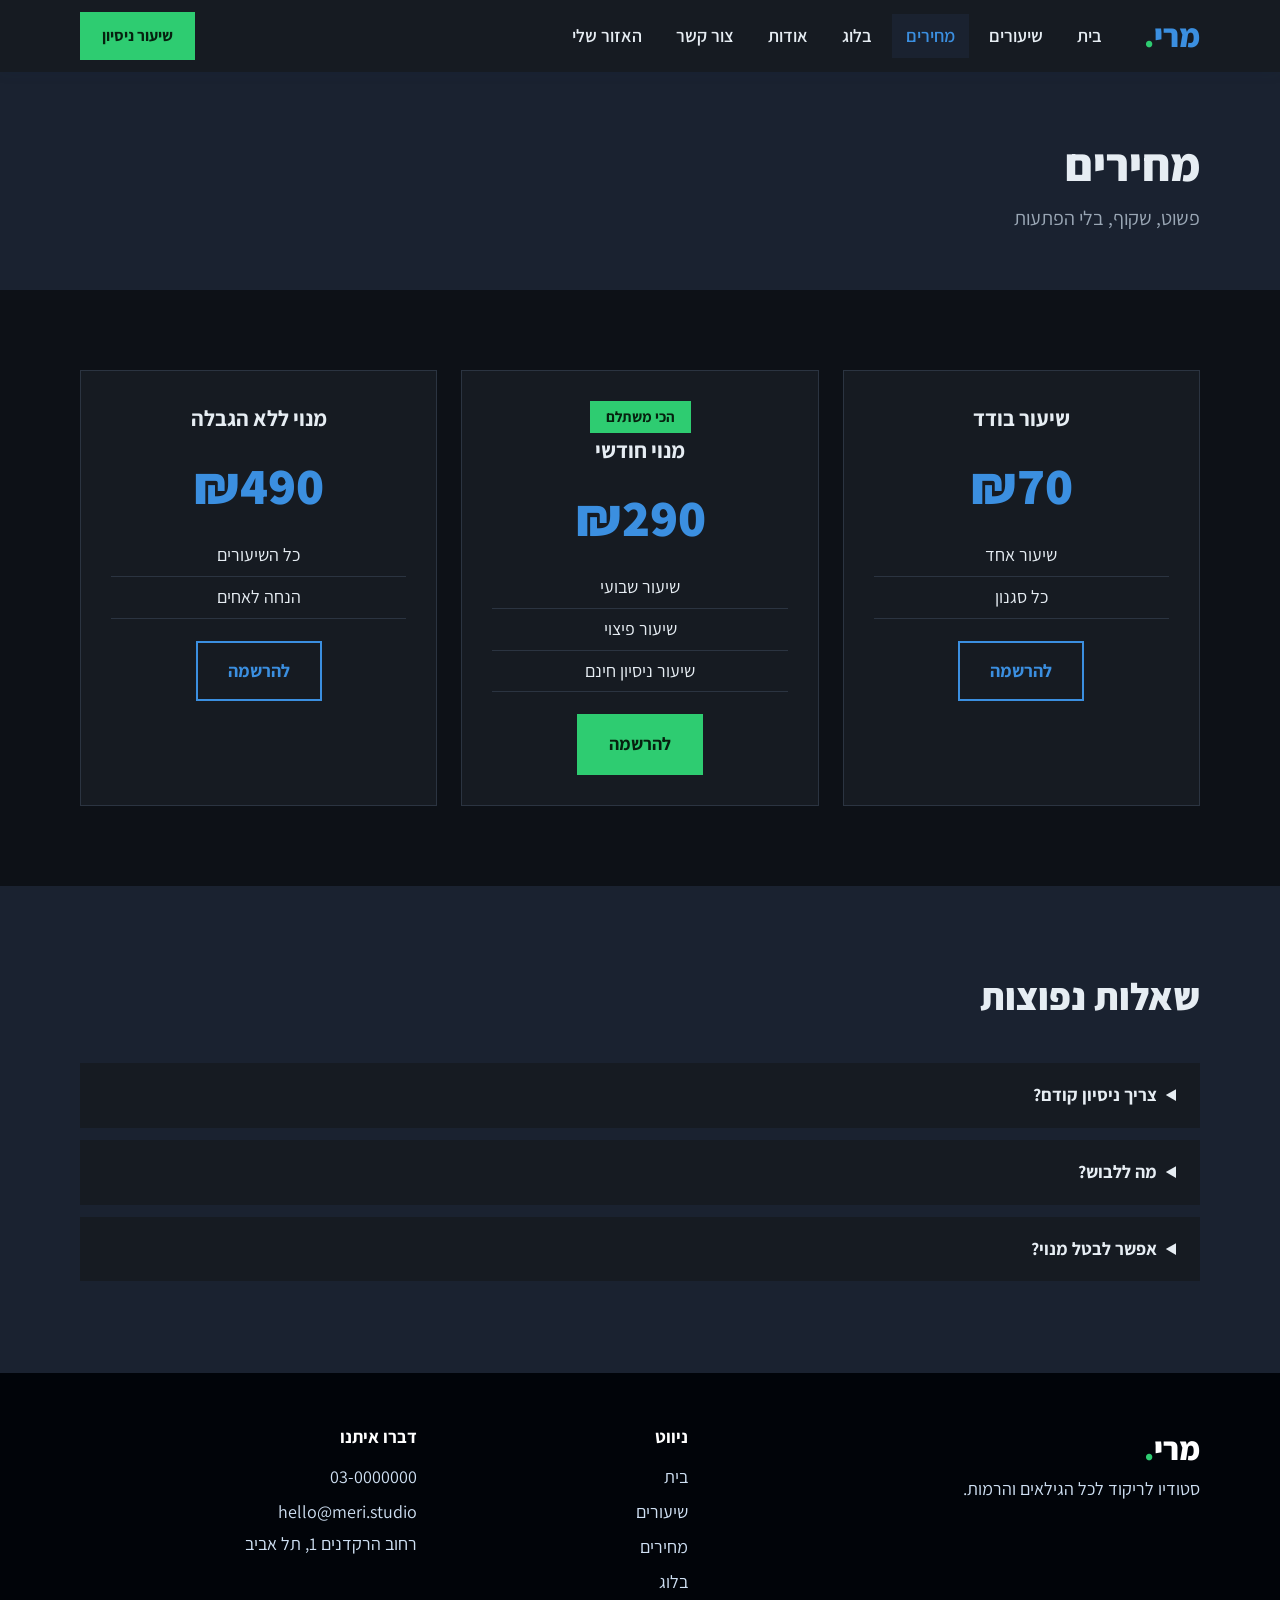
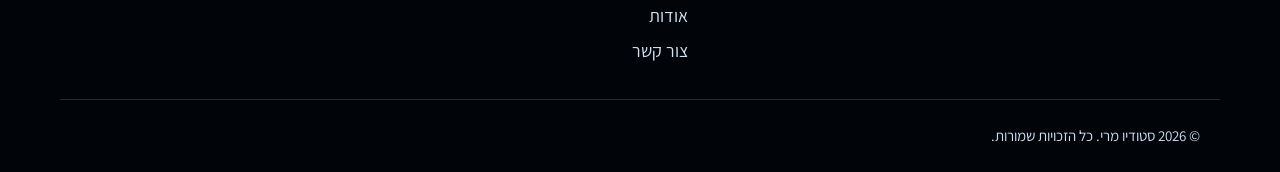
<file: pricing.html>
<!doctype html>
<html lang="he" dir="rtl">
<head>
<meta charset="utf-8">
<meta name="viewport" content="width=device-width,initial-scale=1">
<title>מחירים | סטודיו מרי</title>
<meta name="description" content="סטודיו מרי – שיעורי ריקוד לכל הגילאים והרמות.">
<link rel="preconnect" href="https://fonts.googleapis.com">
<link rel="preconnect" href="https://fonts.gstatic.com" crossorigin>
<link href="https://fonts.googleapis.com/css2?family=Assistant:wght@300;400;600;700;800&display=swap" rel="stylesheet">
<link rel="stylesheet" href="style.css">
</head>
<body>
<header class="top">
  <div class="wrap bar">
    <a class="logo" href="index.html">מרי<span>.</span></a>
    <button class="burger" aria-label="תפריט" onclick="document.body.classList.toggle('open')"><i></i><i></i><i></i></button>
    <nav><a href="index.html">בית</a><a href="classes.html">שיעורים</a><a href="pricing.html" class="on">מחירים</a><a href="blog.html">בלוג</a><a href="about.html">אודות</a><a href="contact.html">צור קשר</a><a href="account.html">האזור שלי</a></nav>
    <a class="btn btn-y sm" href="contact.html">שיעור ניסיון</a>
  </div>
</header>

<main>
<section class="phead"><div class="wrap"><h1>מחירים</h1><p>פשוט, שקוף, בלי הפתעות</p></div></section>
<section class="sec"><div class="wrap grid3 price">
<div class="card"><h3>שיעור בודד</h3><div class="pr">₪70</div><ul><li>שיעור אחד</li><li>כל סגנון</li></ul><a class="btn btn-o" href="contact.html">להרשמה</a></div>
<div class="card hot"><span class="pill">הכי משתלם</span><h3>מנוי חודשי</h3><div class="pr">₪290</div><ul><li>שיעור שבועי</li><li>שיעור פיצוי</li><li>שיעור ניסיון חינם</li></ul><a class="btn btn-y" href="contact.html">להרשמה</a></div>
<div class="card"><h3>מנוי ללא הגבלה</h3><div class="pr">₪490</div><ul><li>כל השיעורים</li><li>הנחה לאחים</li></ul><a class="btn btn-o" href="contact.html">להרשמה</a></div>
</div></section>
<section class="sec alt"><div class="wrap"><h2>שאלות נפוצות</h2>
<details><summary>צריך ניסיון קודם?</summary><p>בכלל לא. יש קבוצות לכל הרמות.</p></details>
<details><summary>מה ללבוש?</summary><p>בגדים נוחים. נעליים יסופקו בשיעור הראשון.</p></details>
<details><summary>אפשר לבטל מנוי?</summary><p>כן, בהודעה של 14 יום מראש.</p></details>
</div></section>
</main>
<footer>
  <div class="wrap foot">
    <div><b class="logo">מרי<span>.</span></b><p>סטודיו לריקוד לכל הגילאים והרמות.</p></div>
    <div><h4>ניווט</h4><a href="index.html">בית</a><a href="classes.html">שיעורים</a><a href="pricing.html" class="on">מחירים</a><a href="blog.html">בלוג</a><a href="about.html">אודות</a><a href="contact.html">צור קשר</a></div>
    <div><h4>דברו איתנו</h4><a href="tel:030000000">03-0000000</a><a href="mailto:hello@meri.studio">hello@meri.studio</a><p>רחוב הרקדנים 1, תל אביב</p></div>
  </div>
  <div class="wrap copy">© 2026 סטודיו מרי. כל הזכויות שמורות.</div>
</footer>
</body>
</html>
</file>
<file: style.css>
:root{--blue:#3b8fe0;--navy:#e6edf3;--sky:#1a2230;--yellow:#2ecc71;--ink:#e6edf3;--mute:#9aa7b5;--r:0;--bg:#0d1117;--card:#161b22;--line:#2b3441}
*{box-sizing:border-box;margin:0}
body{font-family:'Assistant',sans-serif;color:var(--ink);background:var(--bg);font-size:18px;line-height:1.6}
a{color:inherit;text-decoration:none}
.wrap{max-width:1160px;margin:0 auto;padding:0 20px}
.top{position:sticky;top:0;z-index:20;background:var(--card);box-shadow:0 2px 12px rgba(10,47,92,.08)}
.bar{display:flex;align-items:center;gap:28px;height:72px}
.logo{font-size:32px;font-weight:800;color:var(--blue)}.logo span{color:var(--yellow)}
nav{display:flex;gap:6px;margin-inline-end:auto}
nav a{padding:8px 14px;border-radius:0;font-weight:600}
nav a:hover,nav a.on{background:var(--sky);color:var(--blue)}
.burger{display:none;background:none;border:0;margin-inline-start:auto;cursor:pointer}
.burger i{display:block;width:26px;height:3px;background:var(--blue);margin:5px 0;border-radius:0}
.btn{display:inline-block;padding:14px 30px;border-radius:0;font-weight:700;font-size:18px;border:2px solid transparent;cursor:pointer;font-family:inherit;transition:.2s}
.btn.sm{padding:9px 20px;font-size:16px}
.btn-y{background:var(--yellow);color:#06210f}.btn-y:hover{background:#5fe39a;transform:translateY(-2px)}
.btn-o{border-color:var(--blue);color:var(--blue);background:transparent}.btn-o:hover{background:var(--blue);color:#fff}
.hero{background:linear-gradient(270deg,rgba(5,12,24,.9) 0,rgba(10,47,92,.55) 45%,rgba(10,47,92,.1) 100%),var(--img) center/cover no-repeat,var(--navy);min-height:620px;display:flex;align-items:center}
.hero-in{width:100%}
.hero-card{max-width:560px;color:#fff;padding:40px 0}
.hero h1{font-size:60px;line-height:1.1;font-weight:800;margin:16px 0}
.hero p{font-size:22px;margin-bottom:28px;font-weight:300}
.pill{display:inline-block;background:var(--yellow);color:#06210f;padding:4px 16px;border-radius:0;font-weight:700;font-size:15px}
.cta{display:flex;gap:12px;flex-wrap:wrap}
.strip{background:var(--blue);color:#fff}
.strip-in{display:grid;grid-template-columns:repeat(5,1fr);text-align:center;padding:28px 20px;gap:12px}
.strip b{display:block;font-size:38px;font-weight:800;color:var(--yellow)}
.sec{padding:80px 0}.alt{background:var(--sky)}
h2{font-size:38px;font-weight:800;color:var(--navy);margin-bottom:36px}
h3{font-size:22px;font-weight:700;color:var(--navy);margin-bottom:6px}
.grid2,.grid3,.grid4{display:grid;gap:24px}
.grid2{grid-template-columns:repeat(2,1fr)}.grid3{grid-template-columns:repeat(3,1fr)}.grid4{grid-template-columns:repeat(4,1fr)}
.card{background:var(--card);border-radius:0;padding:30px;box-shadow:0 6px 24px rgba(10,47,92,.09)}
.alt .card{box-shadow:none}
.ic{width:52px;height:52px;border-radius:0;background:var(--sky);color:var(--blue);display:grid;place-items:center;font-size:24px;font-weight:800;margin-bottom:14px}
.row{display:flex;gap:18px}.row .ic{flex:none}
.tile{background:var(--blue);color:#fff;border-radius:0;padding:36px 26px;min-height:170px;transition:.2s}
.tile h3{color:#fff;font-size:28px}.tile:hover{background:#1d4f8a;transform:translateY(-4px)}
.q p{font-size:20px;margin-bottom:12px}.q b{color:var(--blue)}
.banner{background:linear-gradient(120deg,#1d4f8a,#0a2f5c);color:#fff;border-radius:0;padding:56px 30px;text-align:center}
.banner h2{color:#fff;margin-bottom:8px}.banner p{margin-bottom:24px;font-size:20px}
.phead{background:var(--sky);padding:56px 0}
.phead h1{font-size:46px;color:var(--navy);font-weight:800}.phead p{color:var(--mute);font-size:20px}
.tbl{background:var(--card);border-radius:0;overflow:hidden}
table{width:100%;border-collapse:collapse}
th,td{padding:16px 22px;text-align:right;border-bottom:1px solid var(--line)}
th{background:var(--blue);color:#fff}
.price .card{text-align:center;position:relative}
.pr{font-size:52px;font-weight:800;color:var(--blue);margin:8px 0}
.price ul{list-style:none;padding:0;margin:0 0 22px}.price li{padding:6px 0;border-bottom:1px solid var(--line)}
.hot{border:3px solid var(--yellow)}
details{background:var(--card);border-radius:0;padding:18px 24px;margin-bottom:12px}
summary{font-weight:700;cursor:pointer;color:var(--navy)}details p{margin-top:8px;color:var(--mute)}
.ab p{margin-bottom:14px;color:var(--mute)}
.team{text-align:center}
.av{width:84px;height:84px;margin:0 auto 12px;border-radius:0;background:var(--blue);color:#fff;display:grid;place-items:center;font-size:36px;font-weight:800}
.form{display:grid;gap:16px}
label{display:grid;gap:6px;font-weight:600;color:var(--navy)}
input,select,textarea{font:inherit;padding:12px 14px;border:2px solid var(--line);border-radius:0;background:var(--card)}
input:focus,select:focus,textarea:focus{outline:0;border-color:var(--blue)}
.ok{color:#0a7a3c;font-weight:700}
.info p{margin:10px 0}.info a{color:var(--blue);font-weight:600}
footer{background:#010409;color:#cfe0f3;padding-top:50px}
.foot{display:grid;grid-template-columns:2fr 1fr 1.4fr;gap:30px}
.foot a{display:block;padding:3px 0}.foot a:hover{color:var(--yellow)}
.foot h4{color:#fff;margin-bottom:8px}.foot .logo{color:#fff}
.copy{padding:24px 20px;margin-top:30px;border-top:1px solid rgba(255,255,255,.15);font-size:15px}
@media(max-width:860px){
.burger{display:block}.top .btn{display:none}
nav{display:none;position:absolute;top:72px;inset-inline:0;background:var(--card);flex-direction:column;padding:12px 20px 20px;box-shadow:0 10px 20px rgba(0,0,0,.1)}
.open nav{display:flex}
.hero{min-height:520px;background:linear-gradient(0deg,rgba(5,12,24,.92),rgba(10,47,92,.35)),var(--img) center/cover}
.hero h1{font-size:40px}.hero p{font-size:19px}
.grid2,.grid3,.grid4,.foot{grid-template-columns:1fr}
.strip-in{grid-template-columns:repeat(2,1fr)}
h2{font-size:30px}.sec{padding:56px 0}.phead h1{font-size:36px}}
body{color-scheme:dark}.hot .btn-y{color:#06210f}.top,nav{background:var(--card)}.card,.tbl{box-shadow:none;border:1px solid var(--line)}.strip{background:#12305a}.tile{background:#12305a}.ic,.av{color:#fff}.av{background:var(--blue)}.ok{color:#2ecc71}
</file>
